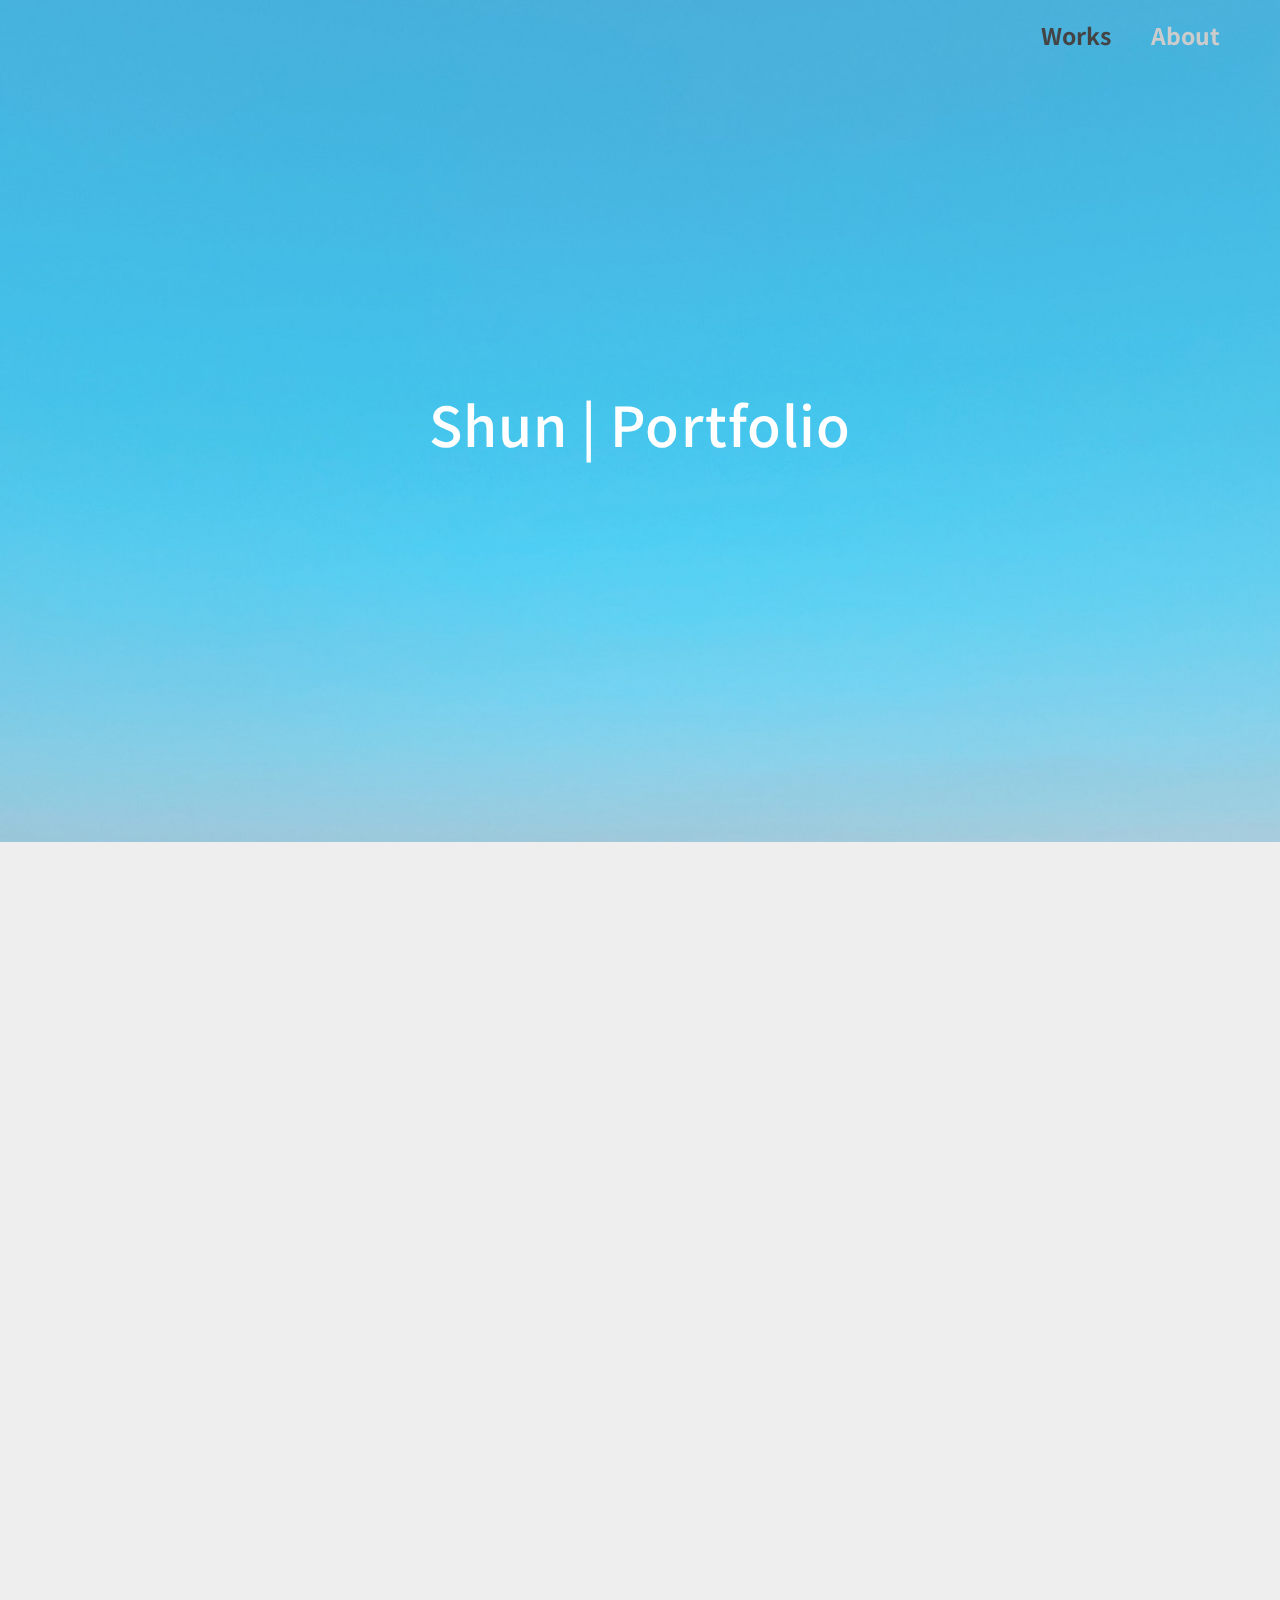
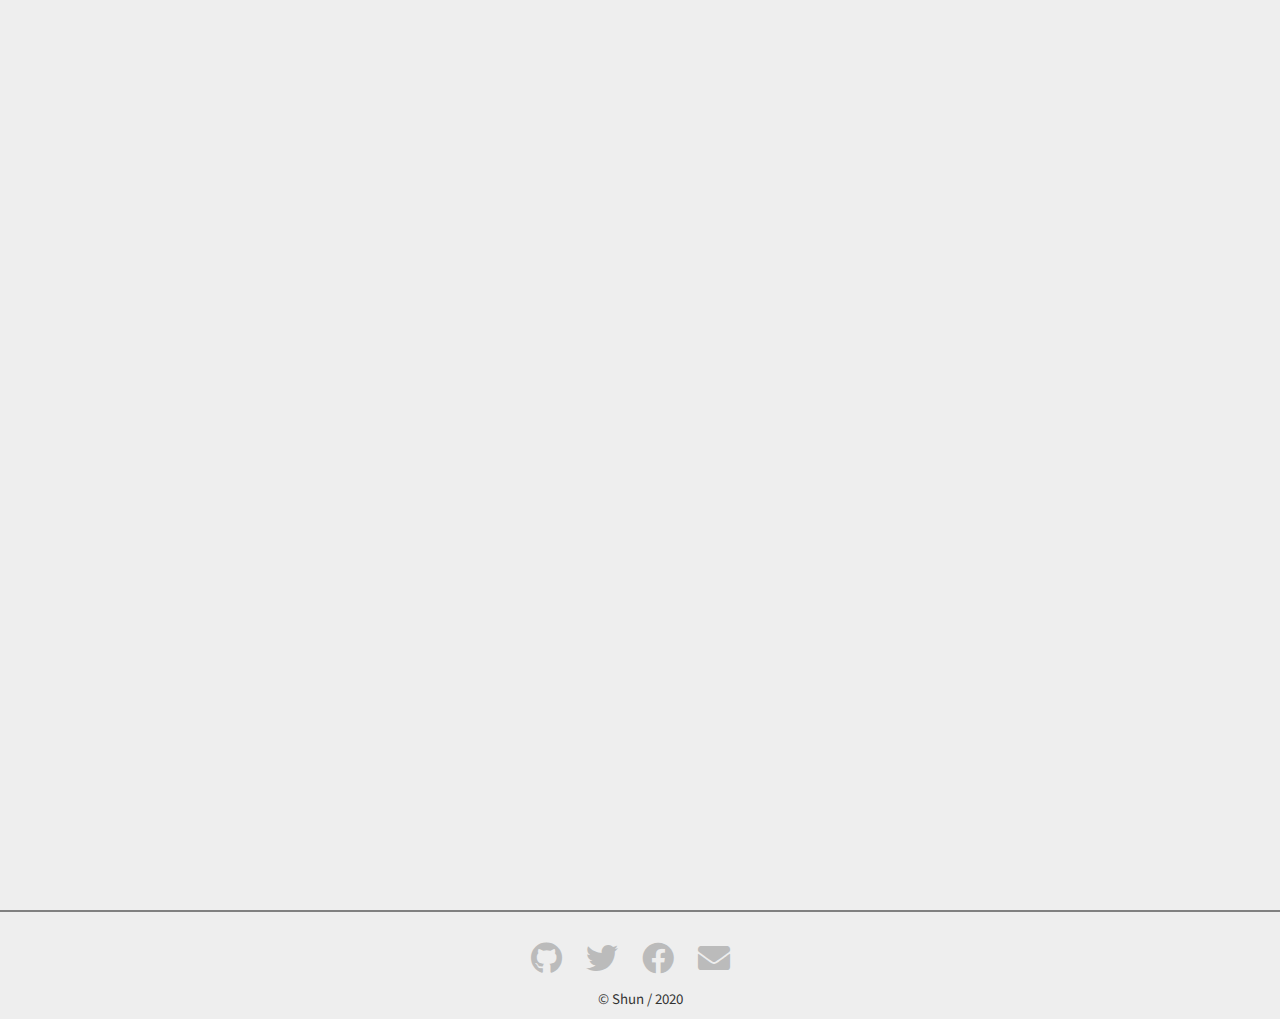
<file: index.html>
<!DOCTYPE html>
<html lang="jp">

<head>
    <meta charset="UTF-8">
    <meta name="viewport" content="width=device-width, initial-scale=1.0">
    <title>Shun | Portfolio</title>
    <link href="https://fonts.googleapis.com/css?family=Noto+Sans+JP:300,400,700&display=swap&subset=japanese" rel="stylesheet">
    <link href="https://use.fontawesome.com/releases/v5.6.1/css/all.css" rel="stylesheet">
    <link rel="stylesheet" href="css/animate.css">
    <link rel="stylesheet" href="css/custom.css">
    <link rel="stylesheet" href="css/style.css">
    
    <!-- Global site tag (gtag.js) - Google Analytics -->
    <script async src="https://www.googletagmanager.com/gtag/js?id=UA-158775552-1"></script>
    <script>
    window.dataLayer = window.dataLayer || [];
    function gtag(){dataLayer.push(arguments);}
    gtag('js', new Date());

    gtag('config', 'UA-158775552-1');
    </script>
</head>

<body>
<!-- ここからheader -->
<header id="header" class="header">
    <nav class="gnav">
        <ul class="gnav__menu">
            <li class="gnav__menu-works"><a href="#">Works</a></li>
            <li class="gnav__menu-about"><a href="about/index.html">About</a></li>
        </ul>
    </nav>
</header>
<!-- ここまでheader -->
<!-- ここからmain -->
<main class="main">
    <section id="topMain">
        <h1 class="topMain__title"><p>Shun | Portfolio</p></h1>
        <div class="topMain__cover"></div>
        <img class="topMain__mainVisual" src="img/夕日.jpg" alt="夕日の写真">
    </section>
    <section id="topWorks">
        <div class="wrapper">
            <h2 class="section__title wow fadeInUp">Works</h2>
            <br><!-- h2とh3の改行 -->
            <h3 class="section__sub-title wow fadeInUp">自主制作</h3>
            <ul class="topWorks__contents">
                <li class="topWorks__list wow fadeInUp">
                    <div class="topWorks__list-image"><a href="works/works_Okihai/index.html"><img src="img/Okihai.jpg" alt=""></a></div>
                    <p class="topWorks__list-copy">置き配サービスのWebサイト</p>
                </li>
            </ul>
            <h3 class="section__sub-title wow fadeInUp">模写</h3>
            <ul class="topWorks__contents ">
                <li class="topWorks__list wow fadeInUp">
                    <div class="topWorks__list-image"><a href="works/works_Boostrap/index.html"><img src="img/Boostrap4.jpg" alt=""></a></div>
                    <p class="topWorks__list-copy">BOOSTRAP　模写<br>（DrewRyanさん）</p>
                </li>
                <li class="topWorks__list wow fadeInUp">
                    <div class="topWorks__list-image"><a href="works/works_Nuno/index.html"><img src="img/NUNO.jpg" alt=""></a></div>
                    <p class="topWorks__list-copy">WELCOME TO NUNO　模写<br>（DrewRyanさん）</p>
                </li>
                <li class="topWorks__list wow fadeInUp">
                    <div class="topWorks__list-image"><a href="works/works_KROWL1/index.html"><img src="img/KROWL1.jpg" alt=""></a></div>
                    <p class="topWorks__list-copy">コーディング課題①　模写<br>（KROWLさん）</p>
                </li>
                <li class="topWorks__list wow fadeInUp">
                    <div class="topWorks__list-image"><a href="works/works_KROWL2/index.html"><img src="img/KROWL2.jpg" alt=""></a></div>
                    <p class="topWorks__list-copy">コーディング課題②　模写<br>（KROWLさん）</p>
                </li>
                <li class="topWorks__list wow fadeInUp">
                    <div class="topWorks__list-image"><a href="works/works_KROWL3/index.html"><img src="img/KROWL3.jpg" alt=""></a></div>
                    <p class="topWorks__list-copy">コーディング課題③　模写<br>（KROWLさん）</p>
                </li>
                <li class="topWorks__list wow fadeInUp">
                    <div class="topWorks__list-image"><a href="works/works_DAYtr2nd/index.html"><img src="img/DAYtr2nd.jpg" alt=""></a></div>
                    <p class="topWorks__list-copy">デザインカンプからのコーディング<br>（東京フリーランスさん）</p>
                </li>
            </ul>
        </div>
    </section>
</main>
<!-- ここまでmain -->
<!-- ここからfooter -->
<footer class="footer">
    <div class="sns-list">
        <a href="https://github.com/D5shun" class="sns-icon fab fa-github" target="_blank"></a>
        <a href="https://twitter.com/ganbaruuuun5" class="sns-icon fab fa-twitter" target="_blank"></a>
        <a href="https://ja-jp.facebook.com/people/%E7%94%B0%E5%AE%AE%E9%A7%BF/100034584528853" class="sns-icon fab fa-facebook" target="_blank"></a>
        <a href="mailto:s10347772@gmail.com" class="sns-icon fas fa-envelope"></a>
    </div>
    <p class="copyright"><small>© Shun / 2020</small></p>
</footer>
<!-- ここまでfooter -->
<!-- <script  src="https://code.jquery.com/jquery-3.4.1.min.js"  integrity="sha256-CSXorXvZcTkaix6Yvo6HppcZGetbYMGWSFlBw8HfCJo="  crossorigin="anonymous"></script> -->
<script src="js/wow.min.js"></script>
<script>
    new WOW().init();
</script>
</body>

</html>
</file>
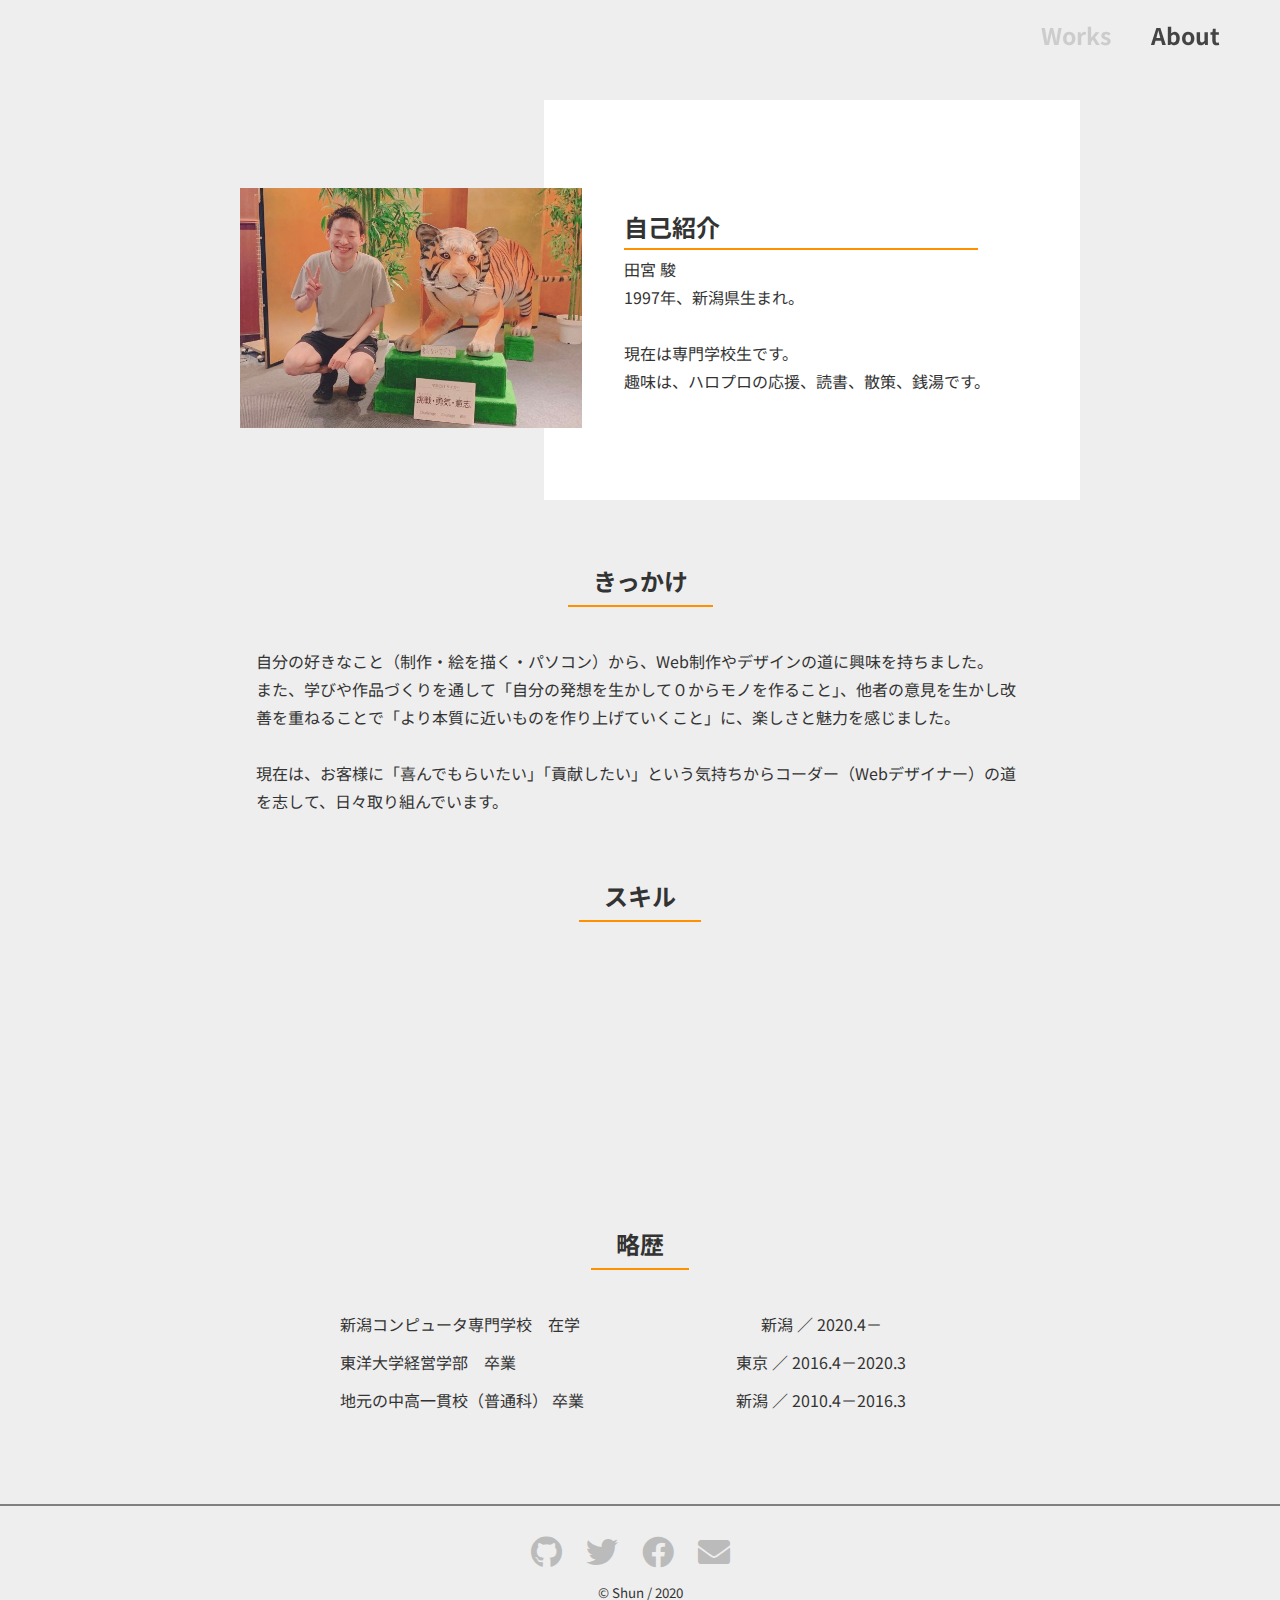
<file: about/index.html>
<!DOCTYPE html>
<html lang="jp">

<head>
    <meta charset="UTF-8">
    <meta name="viewport" content="width=device-width, initial-scale=1.0">
    <title>Shun | Portfolio</title>
    <link href="https://fonts.googleapis.com/css?family=Noto+Sans+JP:300,400,700&display=swap&subset=japanese" rel="stylesheet">
    <link href="https://use.fontawesome.com/releases/v5.6.1/css/all.css" rel="stylesheet">
    <link rel="stylesheet" href="../css/animate.css">
    <link rel="stylesheet" href="../css/custom.css">
    <link rel="stylesheet" href="css/style.css">

    <!-- Global site tag (gtag.js) - Google Analytics -->
    <script async src="https://www.googletagmanager.com/gtag/js?id=UA-158775552-1"></script>
    <script>
    window.dataLayer = window.dataLayer || [];
    function gtag(){dataLayer.push(arguments);}
    gtag('js', new Date());

    gtag('config', 'UA-158775552-1');
    </script>
</head>

<body>
<!-- ここからheader -->
<header id="header" class="header">
    <nav class="gnav">
        <ul class="gnav__menu">
            <li class="gnav__menu-works"><a href="../index.html">Works</a></li>
            <li class="gnav__menu-about"><a href="#">About</a></li>
        </ul>
    </nav>
</header>
<!-- ここまでheader -->
<!-- ここからmain -->
<main class="main">
    <section class="about">
        <div class="about__image wow fadeInLeft"><img src="../img/myPhoto.jpg" alt="自分の写真"></div>
        <div class="about__contents wow fadeInUp">
            <div class="inner">
                <h1 class="about__title">自己紹介</h1>
                <p class="about__text">
                    田宮 駿<br>
                    1997年、新潟県生まれ。<br>
                    &nbsp<br>
                    現在は専門学校生です。<br>
                    趣味は、ハロプロの応援、読書、散策、銭湯です。
                </p>
            </div>
        </div>
    </section>
    <section class="past">
        <h2 class="section__title"><p>きっかけ</p></h2>
        <p class="past__text wow fadeInUp">
            自分の好きなこと（制作・絵を描く・パソコン）から、Web制作やデザインの道に興味を持ちました。<br>
            また、学びや作品づくりを通して「自分の発想を生かして０からモノを作ること」、他者の意見を生かし改善を重ねることで「より本質に近いものを作り上げていくこと」に、楽しさと魅力を感じました。<br>
            &nbsp;<br>
            現在は、お客様に「喜んでもらいたい」「貢献したい」という気持ちからコーダー（Webデザイナー）の道を志して、日々取り組んでいます。
        </p>
    </section>
    <section class="skill">
        <h2 class="section__title"><p>スキル</p></h2>
        <ul class="skill__contents wow fadeInUp">
            <li class="skill__list">
                <p class="skill__list-name">HTML</p>
                <span class="fab fa-html5"></span>
                <p class="skill__list-text">正しい構造を意識して、マークアップをしています。</p>
            </li>
            <li class="skill__list">
                <p class="skill__list-name">CSS</p>
                <span class="fab fa-css3"></span>
                <p class="skill__list-text">SCSSを利用して、効率的​な作業を心掛け​ています。また、命名規則を取り入れる等「運用しやすい設計」を模索中です。</p>
            </li>
            <li class="skill__list">
                <p class="skill__list-name">jQuery</p>
                <span class="fab fa-js"></span>
                <p class="skill__list-text">プラグインを調べて実装することができます。今後は、JavaScriptにも取り組んでいきます。</p>
            </li>
            <li class="skill__list">
                <p class="skill__list-name">Git</p>
                <span class="fab fa-git"></span>
                <p class="skill__list-text">VSCodeを使い、GitHubにpush、pullすることが出来ます。</p>
            </li>
        </ul>
    </section>
    <section class="career">
        <h2 class="section__title"><p>略歴</p></h2>
        <dl class="career__contents">
            <dt class="career-list">新潟コンピュータ専門学校　在学</dt>
            <dd class="career-item">新潟 ／ 2020.4－</dd>
            <dt class="career-list">東洋大学経営学部　卒業</dt>
            <dd class="career-item">東京 ／ 2016.4－2020.3</dd>
            <dt class="career-list">地元の中高一貫校（普通科） 卒業</dt>
            <dd class="career-item">新潟 ／ 2010.4－2016.3</dd>
        </dl>
    </section>
</main>
<!-- ここまでmain -->
<!-- ここからfooter -->
<footer class="footer">
    <div class="sns-list">
        <a href="https://github.com/D5shun" class="sns-icon fab fa-github" target="_blank"></a>
        <a href="https://twitter.com/ganbaruuuun5" class="sns-icon fab fa-twitter" target="_blank"></a>
        <a href="https://ja-jp.facebook.com/people/%E7%94%B0%E5%AE%AE%E9%A7%BF/100034584528853" class="sns-icon fab fa-facebook" target="_blank"></a>
        <a href="mailto:s10347772@gmail.com" class="sns-icon fas fa-envelope"></a>
    </div>
    <p class="copyright"><small>© Shun / 2020</small></p>
</footer>
<!-- ここまでfooter -->
<script src="../js/wow.min.js"></script>
<script>
    new WOW().init();
</script>
</body>

</html>
</file>
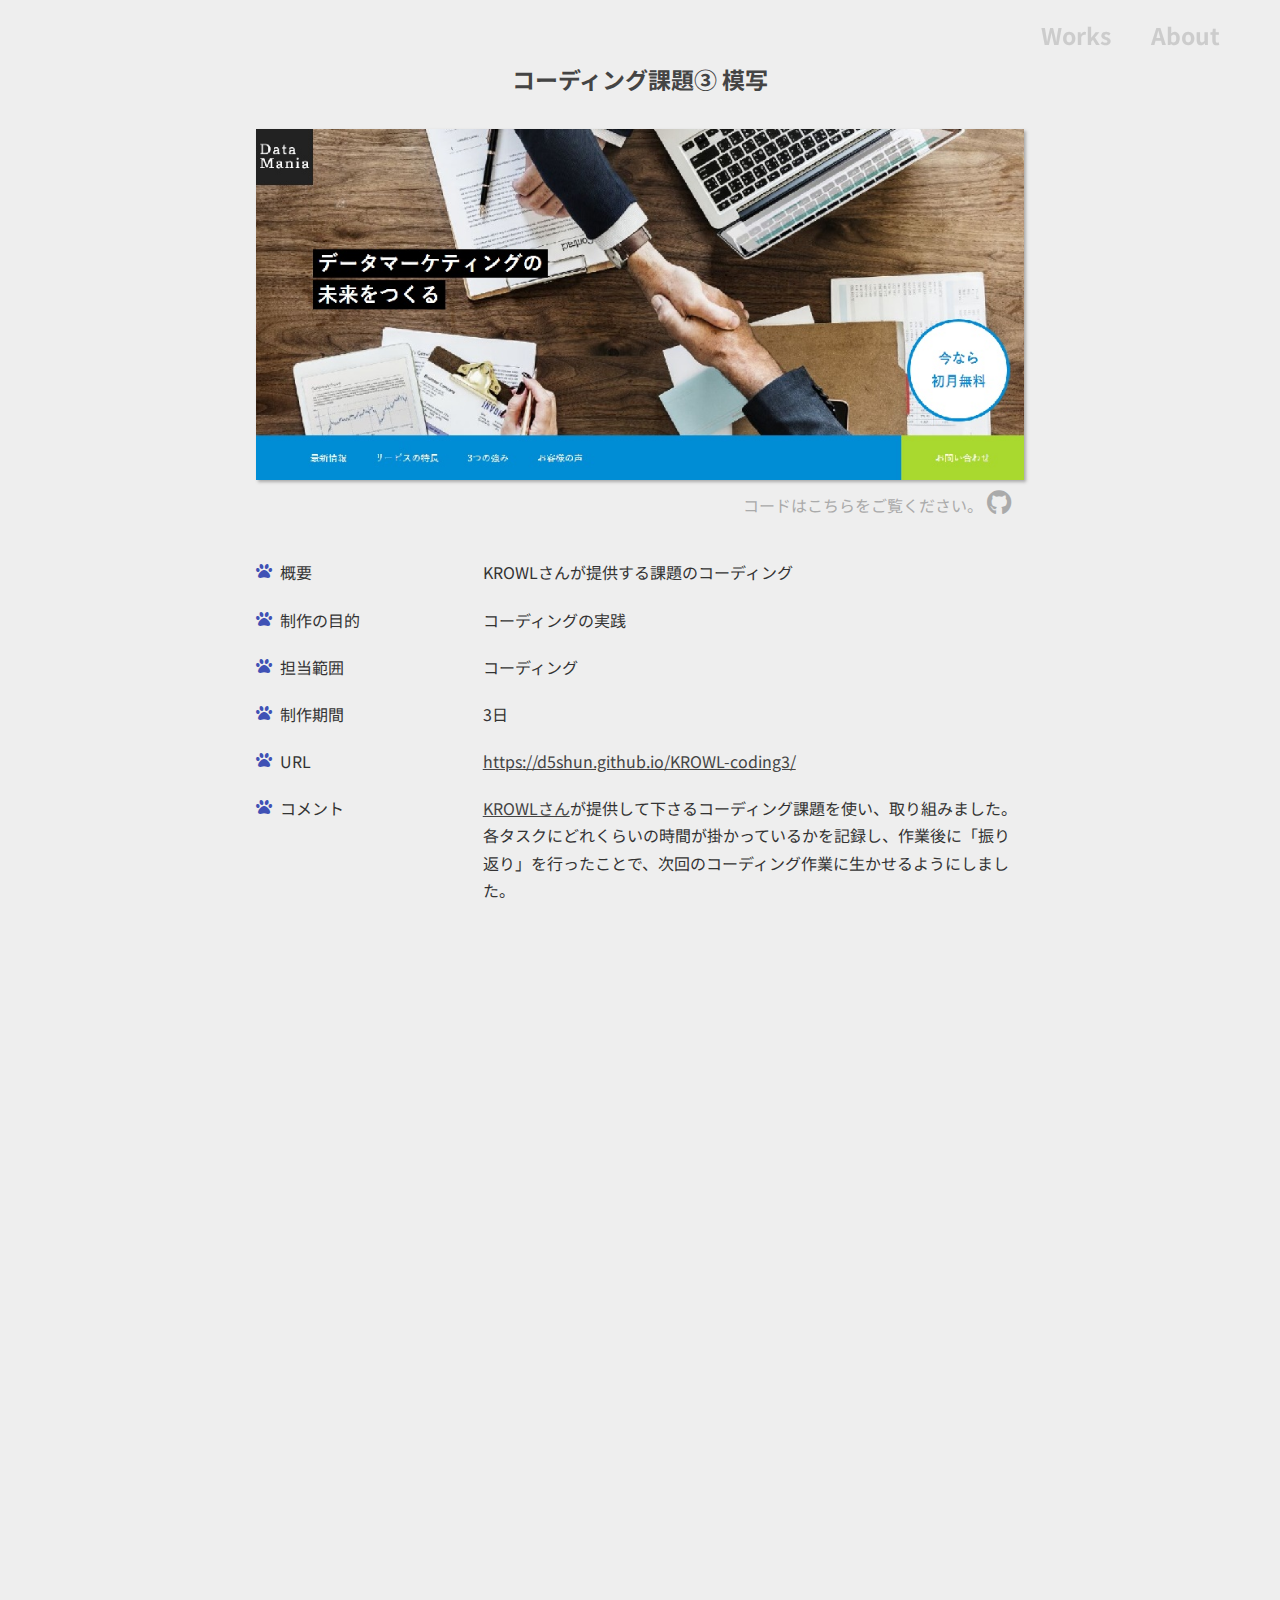
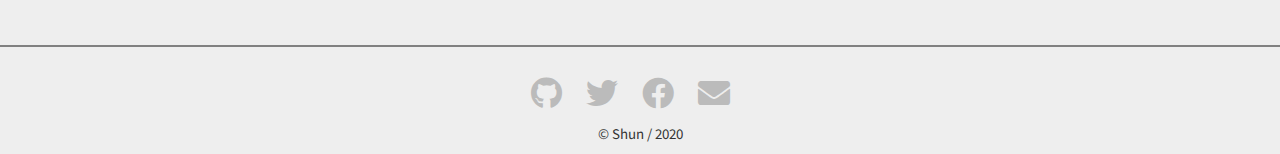
<file: works/works_KROWL3/index.html>
<!DOCTYPE html>
<html lang="jp">

<head>
    <meta charset="UTF-8">
    <meta name="viewport" content="width=device-width, initial-scale=1.0">
    <title>Shun | Portfolio</title>
    <link href="https://fonts.googleapis.com/css?family=Noto+Sans+JP:300,400,700&display=swap&subset=japanese" rel="stylesheet">
    <link href="https://use.fontawesome.com/releases/v5.6.1/css/all.css" rel="stylesheet">
    <link rel="stylesheet" href="../../css/animate.css">
    <link rel="stylesheet" href="../../css/custom.css">
    <link rel="stylesheet" href="../css/style.css">
    <link rel="stylesheet" href="../css/KROWL3.css">
    
    <!-- Global site tag (gtag.js) - Google Analytics -->
    <script async src="https://www.googletagmanager.com/gtag/js?id=UA-158775552-1"></script>
    <script>
    window.dataLayer = window.dataLayer || [];
    function gtag(){dataLayer.push(arguments);}
    gtag('js', new Date());

    gtag('config', 'UA-158775552-1');
    </script>
</head>
<body>
<!-- ここからheader -->
<header id="header" class="header">
    <nav class="gnav">
        <ul class="gnav__menu">
            <li class="gnav__menu-works"><a href="../../index.html">Works</a></li>
            <li class="gnav__menu-about"><a href="../../about/index.html">About</a></li>
        </ul>
    </nav>
</header>
<!-- ここまでheader -->
<!-- ここからmain -->
<main class="main">
    <section class="worksPage">
        <div class="worksPage__top">
            <h1 class="section__title wow fadeInLeft">コーディング課題③ 模写</h1>
            <div class="worksPage__mainVisual wow fadeInUp"><img src="../../img/KROWL3.jpg" alt=""></div>
            <div class="worksPage__codeLink">
                <p class="codeLink-text"><a href="https://github.com/D5shun/KROWL-coding3" target="_blank">コードはこちらをご覧ください。
                <i href="" class="sns-icon fab fa-github"></i></a></p>
            </div>
        </div>
        <dl class="worksPage__summary">
            <dt class="summary-list">概要</dt>
            <dd class="summary-item">KROWLさんが提供する課題のコーディング</dd>
            <dt class="summary-list">制作の目的</dt>
            <dd class="summary-item">コーディングの実践</dd>
            <dt class="summary-list">担当範囲</dt>
            <dd class="summary-item">コーディング</dd>
            <dt class="summary-list">制作期間</dt>
            <dd class="summary-item">3日</dd>
            <dt class="summary-list">URL</dt>
            <dd class="summary-item summary-item__link"><a href="https://d5shun.github.io/KROWL-coding3/" target="_blank">https://d5shun.github.io/KROWL-coding3/</a>​</dd>
            <dt class="summary-list">コメント</dt>
            <dd class="summary-item"><a href="https://krowl.jp/academy/subject/coding" target="_blank">KROWLさん</a>が提供して下さるコーディング課題を使い、取り組みました。各タスクにどれくらいの時間が掛かっているかを記録し、作業後に「振り返り」を行ったことで、次回のコーディング作業に生かせるようにしました。</dd>
        </dl>
        <div class="worksPage__process">
            <h2 class="section__sub-title wow fadeInLeft">進捗表・振り返り</h2>
            <div class="process__contents">
                <img class="wow fadeInUp" src="../../img/KROWL3_process1.png" alt="">
                <img class="wow fadeInUp" src="../../img/KROWL3_process2.png" alt="">
            </div>
        </div>
    </section>
</main>
<!-- ここまでmain -->  
<!-- ここからfooter -->
<footer class="footer">
    <div class="sns-list">
        <a href="https://github.com/D5shun" class="sns-icon fab fa-github" target="_blank"></a>
        <a href="https://twitter.com/ganbaruuuun5" class="sns-icon fab fa-twitter" target="_blank"></a>
        <a href="https://ja-jp.facebook.com/people/%E7%94%B0%E5%AE%AE%E9%A7%BF/100034584528853" class="sns-icon fab fa-facebook" target="_blank"></a>
        <a href="mailto:s10347772@gmail.com" class="sns-icon fas fa-envelope"></a>
    </div>
    <p class="copyright"><small>© Shun / 2020</small></p>
</footer>
<!-- ここまでfooter -->
<script src="../../js/wow.min.js"></script>
<script>
    new WOW().init();
</script>
</body>
</html>
</file>
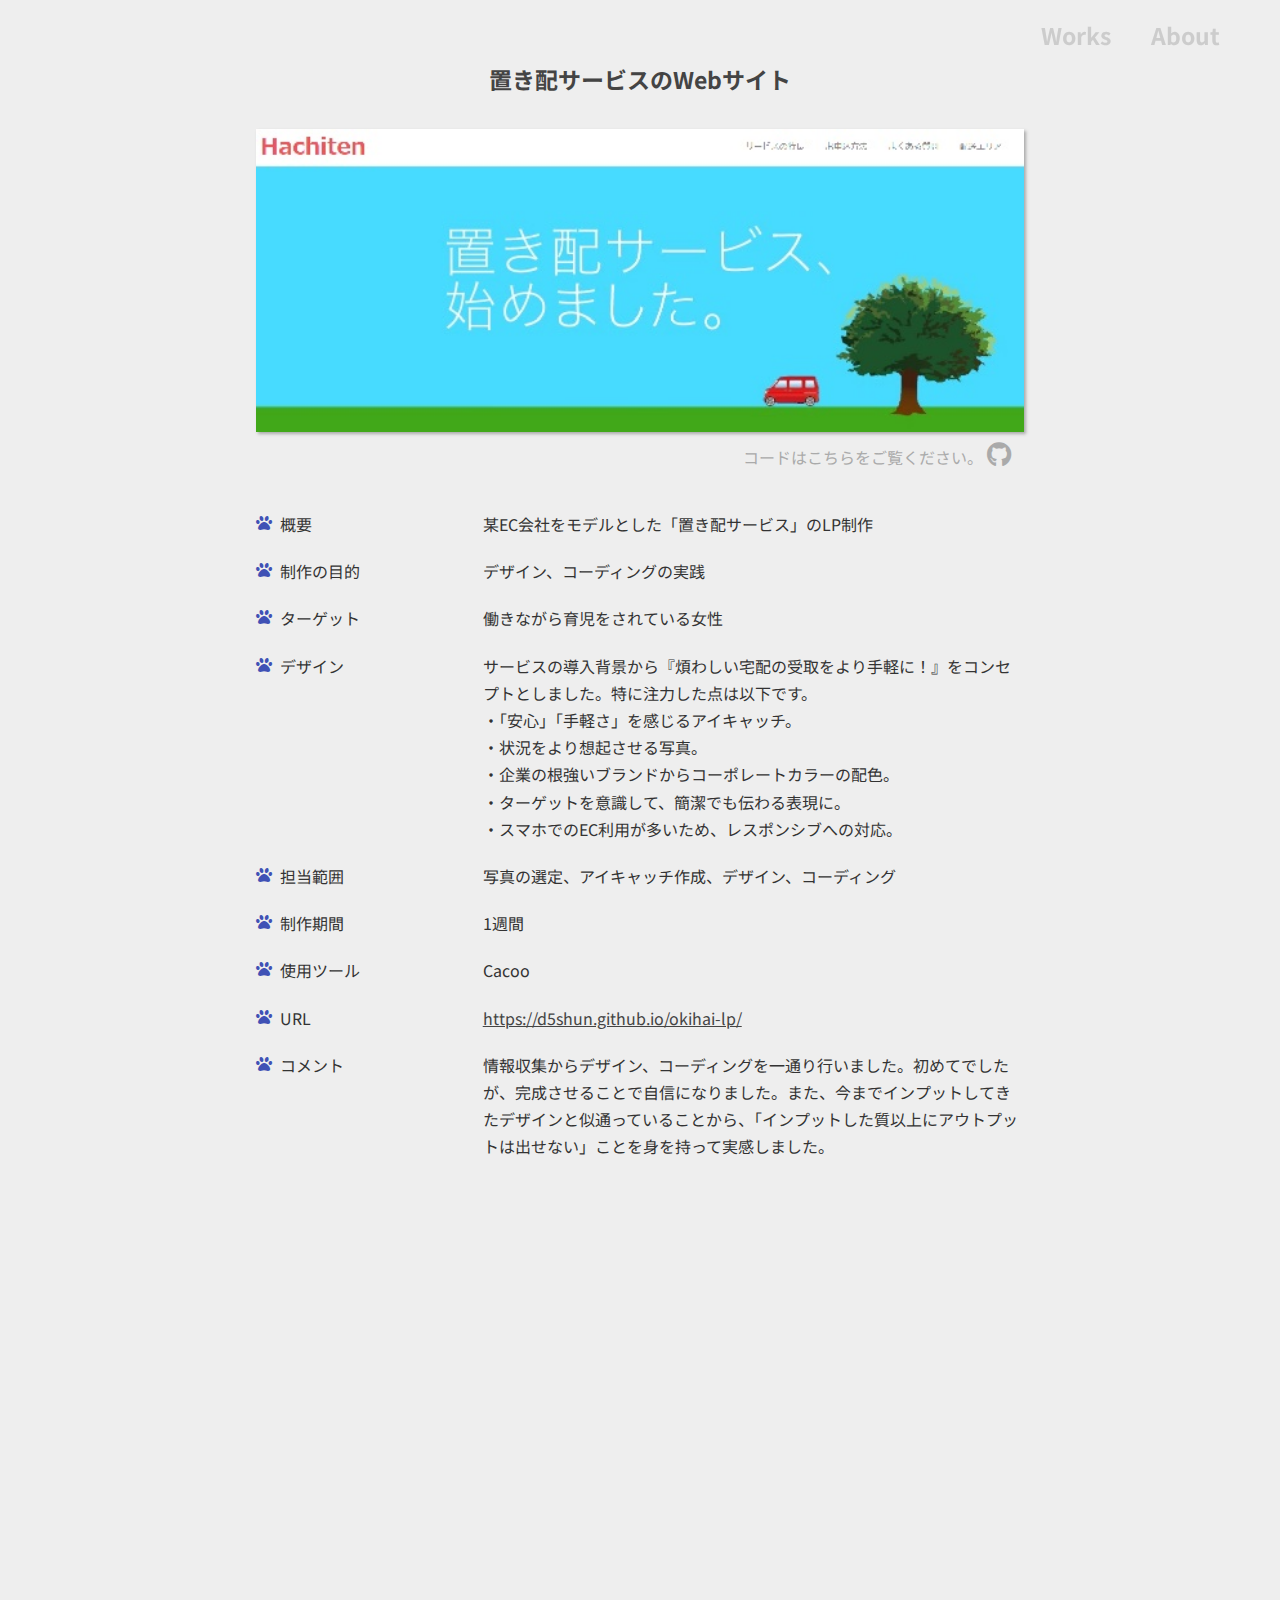
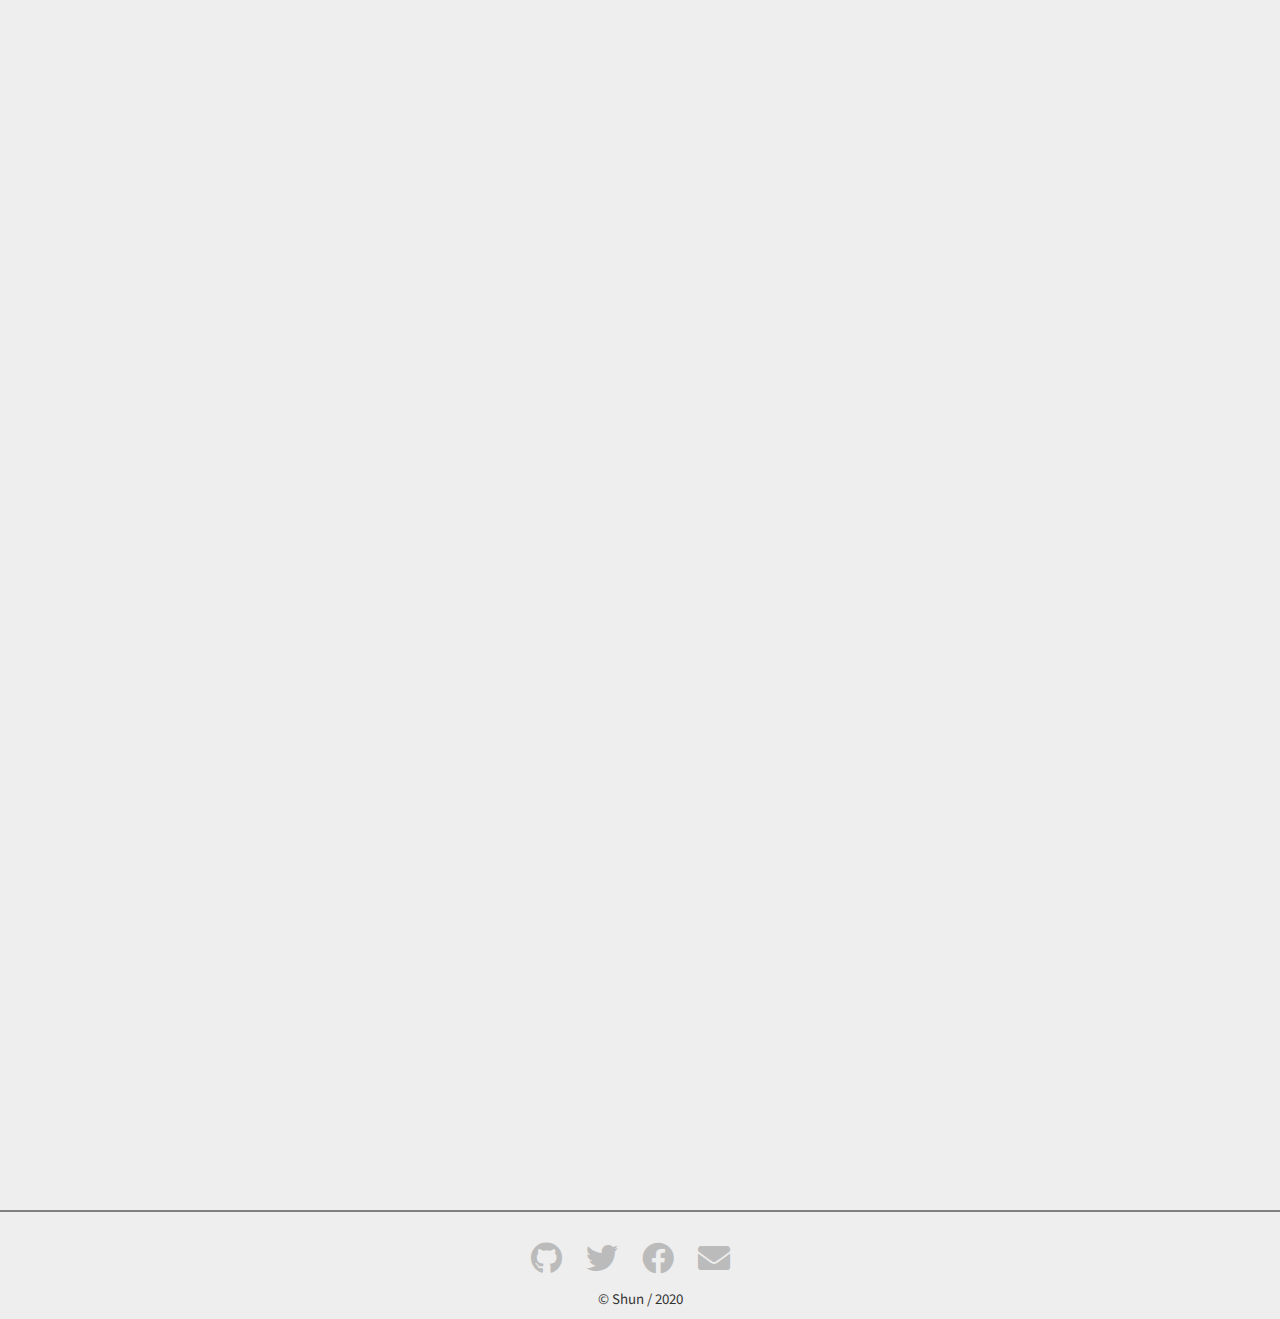
<file: works/works_Okihai/index.html>
<!DOCTYPE html>
<html lang="jp">

<head>
    <meta charset="UTF-8">
    <meta name="viewport" content="width=device-width, initial-scale=1.0">
    <title>Shun | Portfolio</title>
    <link href="https://fonts.googleapis.com/css?family=Noto+Sans+JP:300,400,700&display=swap&subset=japanese" rel="stylesheet">
    <link href="https://use.fontawesome.com/releases/v5.6.1/css/all.css" rel="stylesheet">
    <link rel="stylesheet" href="../../css/animate.css">
    <link rel="stylesheet" href="../../css/custom.css">
    <link rel="stylesheet" href="../css/style.css">
    <link rel="stylesheet" href="../css/Okihai.css">
    
    <!-- Global site tag (gtag.js) - Google Analytics -->
    <script async src="https://www.googletagmanager.com/gtag/js?id=UA-158775552-1"></script>
    <script>
    window.dataLayer = window.dataLayer || [];
    function gtag(){dataLayer.push(arguments);}
    gtag('js', new Date());

    gtag('config', 'UA-158775552-1');
    </script>
</head>
<body>
<!-- ここからheader -->
<header id="header" class="header">
    <nav class="gnav">
        <ul class="gnav__menu">
            <li class="gnav__menu-works"><a href="../../index.html">Works</a></li>
            <li class="gnav__menu-about"><a href="../../about/index.html">About</a></li>
        </ul>
    </nav>
</header>
<!-- ここまでheader -->
<!-- ここからmain -->
<main class="main">
    <section class="worksPage">
        <div class="worksPage__top">
            <h1 class="section__title wow fadeInLeft">置き配サービスのWebサイト</h1>
            <div class="worksPage__mainVisual wow fadeInUp"><img src="../../img/Okihai.jpg" alt=""></div>
            <div class="worksPage__codeLink">
                <p class="codeLink-text"><a href="https://github.com/D5shun/okihai-lp" target="_blank">コードはこちらをご覧ください。
                <i href="" class="sns-icon fab fa-github"></i></a></p>
            </div>
        </div>
        <dl class="worksPage__summary">
            <dt class="summary-list">概要</dt>
            <dd class="summary-item">某EC会社をモデルとした「置き配サービス」のLP制作</dd>
            <dt class="summary-list">制作の目的</dt>
            <dd class="summary-item">デザイン、コーディングの実践</dd>
            <dt class="summary-list">ターゲット</dt>
            <dd class="summary-item">働きながら育児をされている女性</dd>
            <dt class="summary-list">デザイン</dt>
            <dd class="summary-item">サービスの導入背景から『煩わしい宅配の受取をより手軽に！』をコンセプトとしました。特に注力した点は以下です。<br>
                                    ・「安心」「手軽さ」を感じるアイキャッチ。<br>
                                    ・状況をより想起させる写真。<br>
                                    ・企業の根強いブランドからコーポレートカラーの配色。<br>
                                    ・ターゲットを意識して、簡潔でも伝わる表現に。<br>
                                    ・スマホでのEC利用が多いため、レスポンシブへの対応。<br></dd>
            <dt class="summary-list">担当範囲</dt>
            <dd class="summary-item">写真の選定、アイキャッチ作成、デザイン、コーディング</dd>
            <dt class="summary-list">制作期間</dt>
            <dd class="summary-item">1週間</dd>
            <dt class="summary-list">使用ツール</dt>
            <dd class="summary-item">Cacoo</dd>
            <dt class="summary-list">URL</dt>
            <dd class="summary-item summary-item__link"><a href="https://d5shun.github.io/okihai-lp/" target="_blank">https://d5shun.github.io/okihai-lp/</a>​</dd>
            <dt class="summary-list">コメント</dt>
            <dd class="summary-item">情報収集からデザイン、コーディングを一通り行いました。初めてでしたが、完成させることで自信になりました。また、今までインプットしてきたデザインと似通っていることから、「インプットした質以上にアウトプットは出せない」ことを身を持って実感しました。</dd>
        </dl>
        <div class="worksPage__process">
            <h2 class="section__sub-title wow fadeInLeft">制作資料</h2>
            <div class="process__contents">
                <img class="wow fadeInUp" src="../../img/Okihai_company-info.png" alt="">
                <img class="wow fadeInUp" src="../../img/Okihai_work-info.png" alt="">
            </div>
            <h2 class="section__sub-title wow fadeInLeft">進捗表・振り返り</h2>
            <div class="process__contents">
                <img class="wow fadeInUp" src="../../img/Okihai_process1.png" alt="">
                <img class="wow fadeInUp" src="../../img/Okihai_process2.png" alt="">
            </div>
        </div>
    </section>
</main>
<!-- ここまでmain -->  
<!-- ここからfooter -->
<footer class="footer">
    <div class="sns-list">
        <a href="https://github.com/D5shun" class="sns-icon fab fa-github" target="_blank"></a>
        <a href="https://twitter.com/ganbaruuuun5" class="sns-icon fab fa-twitter" target="_blank"></a>
        <a href="https://ja-jp.facebook.com/people/%E7%94%B0%E5%AE%AE%E9%A7%BF/100034584528853" class="sns-icon fab fa-facebook" target="_blank"></a>
        <a href="mailto:s10347772@gmail.com" class="sns-icon fas fa-envelope"></a>
    </div>
    <p class="copyright"><small>© Shun / 2020</small></p>
</footer>
<!-- ここまでfooter -->
<script src="../../js/wow.min.js"></script>
<script>
    new WOW().init();
</script>
</body>
</html>
</file>
<file: css/style.css>
body {
  background-color: #eee;
}

#topWorks {
  text-align: center;
}

#topWorks .section__title {
  color: #444;
  display: inline-block;
  font-size: 4rem;
  margin-top: 80px;
}

#topWorks .section__sub-title {
  display: inline-block;
  font-weight: 500;
  width: 15%;
  font-size: 2.2rem;
  margin-top: 50px;
  border-bottom: 1.5px solid #444;
  padding-bottom: 5px;
}

@media screen and (max-width: 700px) {
  #topWorks .section__sub-title {
    width: 25%;
  }
}

.header {
  width: 100%;
}

.header .gnav {
  position: fixed;
  z-index: 2;
  top: 0;
  height: 70px;
  width: 100%;
}

.header .gnav .gnav__menu {
  display: flex;
  display: -webkit-box;
  display: -ms-flexbox;
  align-items: center;
  -webkit-box-align: center;
  -ms-flex-align: center;
  justify-content: flex-end;
  -webkit-box-pack: end;
  -ms-flex-pack: end;
  height: 70px;
  font-size: 2.3rem;
  font-weight: 700;
}

.header .gnav .gnav__menu .gnav__menu-works {
  margin-right: 40px;
}

.header .gnav .gnav__menu .gnav__menu-about {
  margin-right: 60px;
}

.header .gnav .gnav__menu .gnav__menu-about a {
  color: #ccc;
  transition: 0.45s;
  -webkit-transition: 0.45s;
}

.header .gnav .gnav__menu .gnav__menu-about a:hover {
  color: #444;
}

.main {
  background-color: #eee;
}

#topMain .topMain__title {
  white-space: nowrap;
  display: block;
  position: absolute;
  top: 46.75%;
  left: 50%;
  transform: translate(-50%, -46.75%);
  -webkit-transform: translate(-50%, -46.75%);
  color: #fff;
  font-size: 5.5rem;
  font-weight: 500;
  letter-spacing: 0.02em;
}

#topMain .topMain__mainVisual {
  width: 100%;
  height: 93.5vh;
  object-fit: cover;
  object-position: center bottom;
}

#topWorks {
  max-width: 1080px;
  margin: 0 auto;
}

#topWorks .topWorks__contents {
  width: 100%;
}

#topWorks .topWorks__contents .topWorks__list {
  display: inline-block;
  width: 49%;
  margin-top: 45px;
}

#topWorks .topWorks__contents .topWorks__list img {
  width: 90%;
  vertical-align: bottom;
  transition: 0.5s;
  -webkit-transition: 0.5s;
  margin-bottom: 10px;
  object-fit: cover;
  box-shadow: 2.5px 2.5px 3px #999;
}

#topWorks .topWorks__contents .topWorks__list img:hover {
  opacity: 0.7;
}

#topWorks .topWorks__contents .topWorks__list .topWorks__list-copy {
  font-size: 1.9rem;
}

.footer {
  text-align: center;
  margin-top: 80px;
  padding: 30px 0 10px 0;
  border-top: 2px solid gray;
  background-color: #eee;
}

.footer .sns-list {
  margin-bottom: 10px;
}

.footer .sns-list .sns-icon {
  color: #bbb;
  font-size: 3.2rem;
  margin-right: 20px;
  transition: 0.45s;
  -webkit-transition: 0.45s;
}

.footer .sns-list .sns-icon:hover {
  color: #555;
}

@media screen and (max-width: 700px) {
  .header .gnav .gnav__menu .gnav__menu-works {
    margin-right: 30px;
  }
  .header .gnav .gnav__menu .gnav__menu-about {
    margin-right: 40px;
  }
  html {
    font-size: 55%;
  }
  #topMain .topMain__title {
    top: 40%;
    left: 50%;
    transform: translate(-50%, -40%);
    -webkit-transform: translate(-50%, -40%);
  }
  #topMain .topMain__mainVisual {
    height: 80vh;
  }
  #topWorks .topWorks__contents .topWorks__list {
    width: 100%;
  }
}
</file>
<file: about/css/style.css>
body {
  background-color: #eee;
}

.section__title {
  width: 100%;
  text-align: center;
}

.section__title p {
  display: inline-block;
  font-size: 2.4rem;
  padding: 0 25px 3px;
  margin-bottom: 40px;
  border-bottom: 2px solid #ff9100;
}

.header {
  width: 100%;
}

.header .gnav {
  position: fixed;
  top: 0;
  z-index: 3;
  height: 70px;
  width: 100%;
}

.header .gnav .gnav__menu {
  display: flex;
  display: -webkit-box;
  display: -ms-flexbox;
  align-items: center;
  -webkit-box-align: center;
  -ms-flex-align: center;
  justify-content: flex-end;
  -webkit-box-pack: end;
  -ms-flex-pack: end;
  height: 70px;
  font-size: 2.3rem;
  font-weight: 700;
}

.header .gnav .gnav__menu .gnav__menu-works {
  margin-right: 40px;
}

.header .gnav .gnav__menu .gnav__menu-about {
  margin-right: 60px;
}

.header .gnav .gnav__menu .gnav__menu-works a {
  color: #ccc;
  transition: 0.45s;
}

.header .gnav .gnav__menu .gnav__menu-works a:hover {
  color: #444;
}

.main {
  margin-top: 100px;
  line-height: 1.75;
}

.about {
  position: relative;
  max-width: 800px;
  height: 400px;
  margin: 0 auto;
  border-radius: 0.5em;
}

.about .about__image {
  position: absolute;
  z-index: 2;
  top: 22%;
  left: 0;
  max-width: 380px;
}

.about .about__image img {
  width: 90%;
  object-fit: cover;
}

.about .about__contents {
  position: absolute;
  right: -5%;
  top: 0;
  width: 67%;
  background-color: #fff;
  padding-left: 5em;
  height: 100%;
  display: flex;
  display: -webkit-box;
  display: -ms-flexbox;
  align-items: center;
  -webkit-box-align: center;
  -ms-flex-align: center;
}

.about .about__contents .about__title {
  font-size: 2.4rem;
  margin-bottom: 5px;
  border-bottom: 2px solid #ff9100;
  margin-right: 0.5em;
}

.past, .vision {
  max-width: 60%;
  margin: 60px auto 0;
}

.vision .vision__text span {
  font-weight: bold;
}

.skill {
  max-width: 80%;
  margin: 60px auto 0;
}

.skill .skill__contents {
  text-align: center;
  width: 100%;
}

.skill .skill__contents .skill__list {
  display: inline-block;
  vertical-align: top;
  text-align: center;
  padding: 0 10px;
  width: 24%;
}

.skill .skill__contents .skill__list .skill__list-name {
  font-weight: bold;
  font-size: 1.8rem;
}

.skill .skill__contents .skill__list span {
  font-size: 4rem;
}

.skill .skill__contents .skill__list .skill__list-text {
  margin-top: 15px;
}

.career {
  margin: 60px auto 0;
  max-width: 600px;
}

.career .career__contents {
  margin: 0 auto;
}

.career .career__contents .career-list {
  display: inline-block;
  width: 60%;
  white-space: nowrap;
}

.career .career__contents .career-item {
  display: inline-block;
  text-align: center;
  width: 39%;
  margin-bottom: 10px;
  white-space: nowrap;
}

.footer {
  text-align: center;
  margin-top: 80px;
  padding: 30px 0 10px 0;
  border-top: 2px solid gray;
  background-color: #eee;
}

.footer .sns-list {
  margin-bottom: 10px;
}

.footer .sns-list .sns-icon {
  color: #bbb;
  font-size: 3.2rem;
  margin-right: 20px;
  transition: 0.45s;
}

.footer .sns-list .sns-icon:hover {
  color: #555;
}

@media screen and (max-width: 700px) {
  html {
    font-size: 55%;
  }
  .header .gnav .gnav__menu .gnav__menu-works {
    margin-right: 30px;
  }
  .header .gnav .gnav__menu .gnav__menu-about {
    margin-right: 40px;
  }
  .main {
    margin-top: 80px;
  }
  .about {
    width: 90%;
    height: 480px;
  }
  .about .about__image {
    top: 15%;
    left: 8%;
    max-width: 340px;
  }
  .about .about__contents {
    right: 0;
    width: 100%;
    padding-left: 2em;
  }
  .about .about__contents .about__title {
    margin-bottom: 235px;
  }
  .past, .vision {
    max-width: 80%;
  }
  .skill .skill__contents .skill__list {
    width: 75%;
    margin: 0 auto 20px;
  }
  .career .career__contents .career-list {
    text-align: center;
    white-space: wrap;
    width: 100%;
  }
  .career .career__contents .career-item {
    width: 100%;
    margin-bottom: 20px;
  }
}
</file>
<file: works/css/style.css>
.section__title {
  color: #444;
  font-size: 2.3rem;
  padding: 0 1em;
  line-height: 1.7;
  margin: 60px auto 30px;
}

body, .worksPage__top, .footer {
  background-color: #eee;
}

.header {
  width: 100%;
}

.header .gnav {
  position: fixed;
  top: 0;
  z-index: 2;
  height: 70px;
  width: 100%;
}

.header .gnav .gnav__menu {
  display: flex;
  display: -webkit-box;
  display: -ms-flexbox;
  align-items: center;
  -webkit-box-align: center;
  -ms-flex-align: center;
  justify-content: flex-end;
  -webkit-box-pack: end;
  -ms-flex-pack: end;
  height: 70px;
  font-size: 2.3rem;
  font-weight: 700;
}

.header .gnav .gnav__menu .gnav__menu-works {
  margin-right: 40px;
}

.header .gnav .gnav__menu .gnav__menu-about {
  margin-right: 60px;
}

.header .gnav .gnav__menu .gnav__menu-works a, .header .gnav .gnav__menu .gnav__menu-about a {
  color: #ccc;
  transition: 0.45s;
}

.header .gnav .gnav__menu .gnav__menu-works a:hover, .header .gnav .gnav__menu .gnav__menu-about a:hover {
  color: #444;
}

.main {
  line-height: 1.7;
}

.worksPage .worksPage__top {
  margin-top: 50px;
  text-align: center;
}

.worksPage .worksPage__top .worksPage__mainVisual {
  margin: 0 auto;
  max-width: 60%;
}

.worksPage .worksPage__top .worksPage__mainVisual img {
  width: 100%;
  box-shadow: 2px 2px 3px #aaa;
}

.worksPage .worksPage__top .worksPage__codeLink {
  width: 58%;
  margin: 10px auto 0;
  text-align: end;
  white-space: nowrap;
}

.worksPage .worksPage__top .worksPage__codeLink .codeLink-text a {
  color: #aaa;
}

.worksPage .worksPage__top .worksPage__codeLink .codeLink-text a:hover {
  color: #444;
}

.worksPage .worksPage__top .worksPage__codeLink .sns-icon {
  font-size: 2.5rem;
}

.worksPage .worksPage__summary {
  margin: 40px auto 0;
  width: 60%;
}

.worksPage .worksPage__summary a {
  text-decoration: underline;
}

.worksPage .worksPage__summary a:hover {
  color: #1010cf;
}

.worksPage .worksPage__summary .summary-list {
  vertical-align: top;
  display: inline-block;
  width: 29%;
  white-space: nowrap;
  padding-left: 1.5em;
  position: relative;
}

.worksPage .worksPage__summary .summary-list::before {
  position: absolute;
  font-family: "Font Awesome 5 Free";
  content: '\f1b0';
  transform: translateY(-5%);
  left: 0;
  color: #3F51B5;
  font-size: 1em;
  font-weight: bold;
}

.worksPage .worksPage__summary .summary-item {
  vertical-align: top;
  display: inline-block;
  margin-bottom: 20px;
  width: 70%;
}

.footer {
  text-align: center;
  margin-top: 60px;
  padding: 30px 0 10px 0;
  border-top: 2px solid gray;
}

.footer .sns-list {
  margin-bottom: 10px;
}

.footer .sns-list .sns-icon {
  color: #bbb;
  font-size: 3.2rem;
  margin-right: 20px;
  transition: 0.45s;
}

.footer .sns-list .sns-icon:hover {
  color: #555;
}

@media screen and (max-width: 700px) {
  html {
    font-size: 55%;
  }
  .header .gnav .gnav__menu .gnav__menu-works {
    margin-right: 30px;
  }
  .header .gnav .gnav__menu .gnav__menu-about {
    margin-right: 40px;
  }
  .worksPage .worksPage__top .worksPage__mainVisual {
    max-width: 90%;
    background-color: #fff;
  }
  .worksPage .worksPage__summary {
    width: 90%;
  }
  .worksPage .worksPage__summary .worksPage__list {
    width: 100%;
  }
  .worksPage .worksPage__summary .summary-item {
    width: 100%;
  }
}
</file>
<file: works/css/KROWL3.css>
@charset 'utf-8';

.section__sub-title {
  font-size: 2.0rem;
  margin: 60px 0 40px;
  text-align: center;
}
.process__contents {
  width: 80%;
  text-align: center;
  margin: 0 auto;
}
.process__contents img {
  width: 48%;
  vertical-align: top;
  margin-bottom: 10px;
  margin-right: 10px;
}

@media screen and (max-width: 700px) {
  .process__contents {
    width: 90%;
  }
  .process__contents img {
    width: 100%;
  }
}
</file>
<file: works/css/Okihai.css>
@charset 'utf-8';

.section__sub-title {
  font-size: 2.0rem;
  margin: 60px 0 40px;
  text-align: center;
}
.process__contents {
  width: 80%;
  text-align: center;
  margin: 0 auto;
}
.process__contents img {
  width: 48%;
  vertical-align: top;
  margin-bottom: 10px;
  margin-right: 10px;
}

@media screen and (max-width: 800px) {
  .process__contents {
    width: 90%;
  }
  .process__contents img {
    width: 100%;
  }
}
</file>
<file: css/custom.css>
@charset "UTF-8";

/* ----- reset.css ----- */
html, body, div, span, object, iframe,
h1, h2, h3, h4, h5, h6, p, blockquote, pre,
abbr, address, cite, code,
del, dfn, em, img, ins, kbd, q, samp,
small, strong, sub, sup, var,
b, i,
dl, dt, dd, ol, ul, li,
fieldset, form, label, legend,
table, caption, tbody, tfoot, thead, tr, th, td,
article, aside, canvas, details, figcaption, figure,
footer, header, hgroup, menu, nav, section, summary,
time, mark, audio, video {
  margin:0;
  padding:0;
  vertical-align:baseline;
}
hr {
  display:block;
  height:1px;
  border:0;  
  border-top:1px solid #cccccc;
  margin:1em 0;
  padding:0;
}

/* ----- custom_reset ----- */
html {
  font-size: 62.5%;
}
body {
  font-size: 1.6em;
  font-family: 'Noto Sans JP', Meiryo, Arial, sans-serif;
  line-height: 1.5;
  color: #333;
}
*, *::before, *::after {
  box-sizing: border-box;
}
strong, b, mark, b, .typo-bold {
  font-family: 'Noto Sans JP','Yu Gothic', Meiryo, Arial, sans-serif;
  font-weight: 700;
}
img {
  vertical-align: bottom;
}
ol, ul {
  list-style: none;
}
a {
  text-decoration: none;
  color: #444;
}
input {
  outline: none;
}
textarea {
  display: block;
  outline: none;
}
button, select {
  background-color: transparent;
  outline: none;
}
</file>
